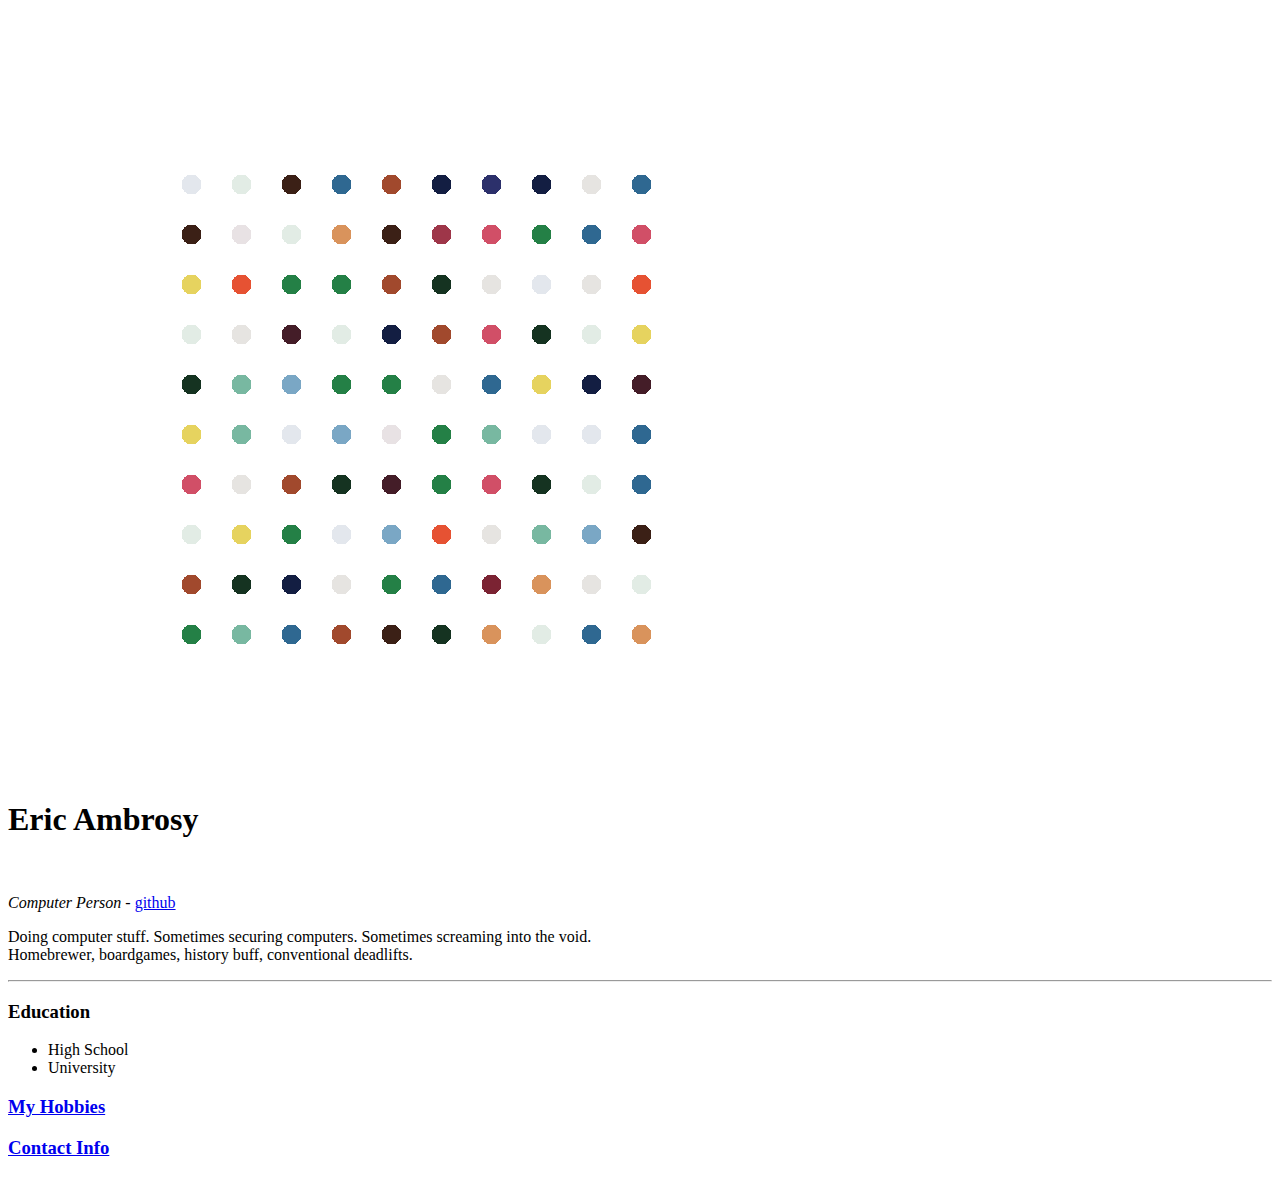
<file: day-41/index.html>
<!DOCTYPE html>
<html>
    <head>
        <meta charset="utf-8">
        <meta description="Personal Website for html basics">
        <title>🖥️ Personal Site</title>
    </head>
    <body>
        <img src="dots.png" alt="dot art">
        <h1>Eric Ambrosy</h1>
        <br>
        <p>
            <em>Computer Person</em> -
            <a href="https://github.com/ambrosy-eric">github</a>
            <br>
        </p>
        <p>
            Doing computer stuff. Sometimes securing computers. Sometimes screaming into the void.<br>Homebrewer, boardgames, history buff, conventional deadlifts.
        </p>
        <hr>
        <h3>
            Education
        </h3>
        <ul>
            <li>High School</li>
            <li>University</li>
        </ul>
        <a href="hobbies.html"><h3>My Hobbies</h3></a>
        <a href="contact.html"><h3>Contact Info</h3></a>
    </body>
</html>
</file>
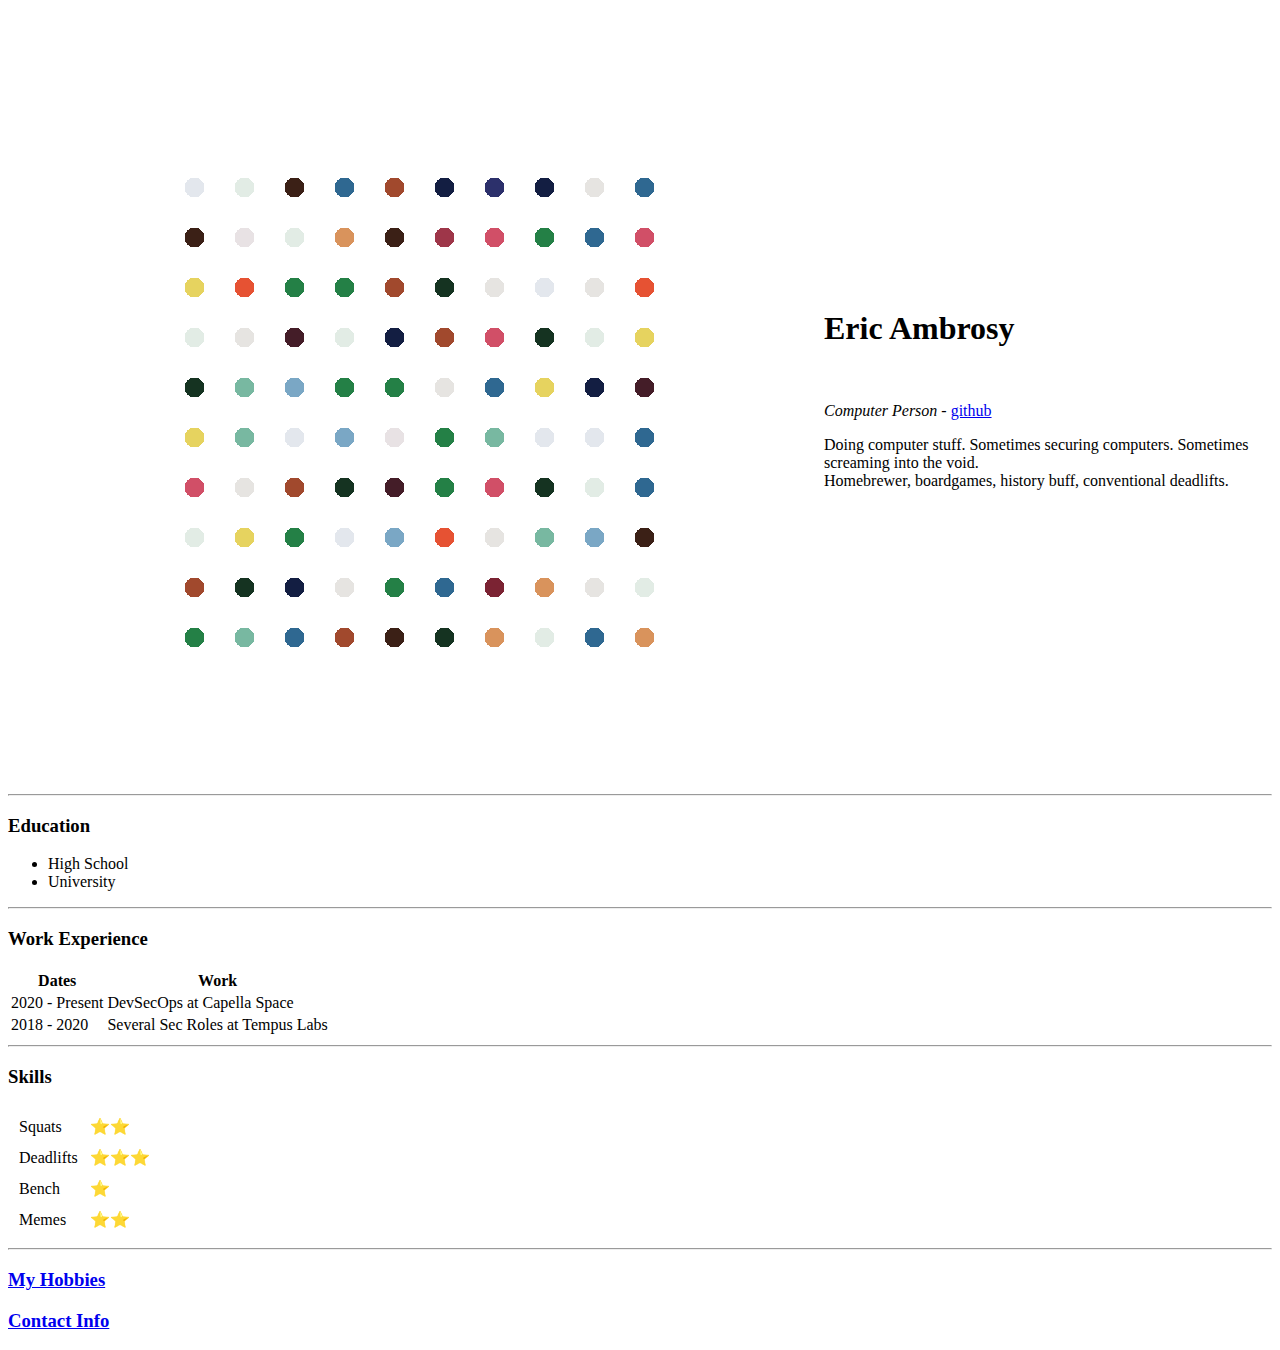
<file: day-42/index.html>
<!DOCTYPE html>
<html>
    <head>
        <meta charset="utf-8">
        <meta description="Personal Website for html basics">
        <title>🖥️ Personal Site</title>
    </head>
    <body>
        <table>
            <tr>
                <td><img src="images/dots.png" alt="dot art"></td>
                <td><h1>Eric Ambrosy</h1>
                    <br>
                    <p>
                        <em>Computer Person</em> -
                        <a href="https://github.com/ambrosy-eric">github</a>
                        <br>
                    </p>
                    <p>
                        Doing computer stuff. Sometimes securing computers. Sometimes screaming into the void.<br>Homebrewer, boardgames, history buff, conventional deadlifts.
                    </p></td>
            </tr>
        </table>        
        <hr>
        <h3>
            Education
        </h3>
        <ul>
            <li>High School</li>
            <li>University</li>
        </ul>
        <hr>
        <h3>
            Work Experience
        </h3>
        <table>
            <thead>
                <tr>
                    <th>Dates</th>
                    <th>Work</th>
                </tr>
            </thead>
            <tbody>
                <tr>
                    <td>2020 - Present</td>
                    <td>DevSecOps at Capella Space</td>
                </tr>
                <tr>
                    <td>2018 - 2020</td>
                    <td>Several Sec Roles at Tempus Labs</td>
                </tr>
            </tbody>
            
        </table>
        <hr>
        <h3>Skills</h3>
        <table cellspacing=10>
            <tr>
                <td>Squats</td>
                <td>⭐⭐</td>
            </tr>
            <tr>
                <td>Deadlifts</td>
                <td>⭐⭐⭐</td>
            </tr>
            <tr>
                <td>Bench</td>
                <td>⭐</td>
            </tr>
            <tr>
                <td>Memes</td>
                <td>⭐⭐</td>
            </tr>
        </table>
      
        <hr>
        <a href="hobbies.html"><h3>My Hobbies</h3></a>
        <a href="contact.html"><h3>Contact Info</h3></a>
    </body>
</html>
</file>
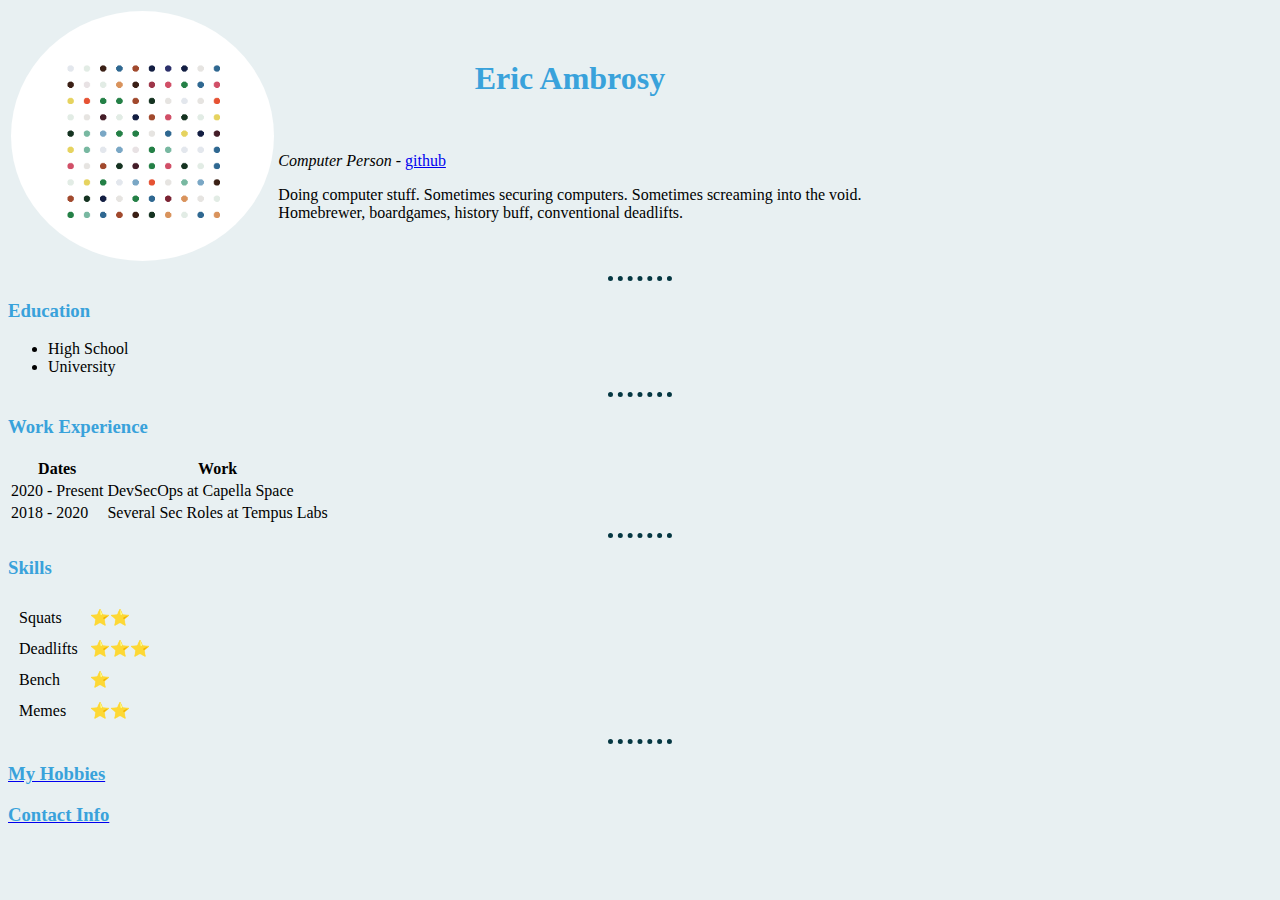
<file: day-43/index.html>
<!DOCTYPE html>
<html>
    <head>
        <meta charset="utf-8">
        <meta description="Personal Website for html basics">
        <title>🖥️ Personal Site</title>
        <link rel="stylesheet" href="css/styles.css">
    </head>

    <body>
        <table>
            <tr>
                <td><img class="dots" src="images/dots.png" alt="dot art"></td>
                <td><h1>Eric Ambrosy</h1>
                    <br>
                    <p>
                        <em>Computer Person</em> -
                        <a href="https://github.com/ambrosy-eric">github</a>
                        <br>
                    </p>
                    <p>
                        Doing computer stuff. Sometimes securing computers. Sometimes screaming into the void.<br>Homebrewer, boardgames, history buff, conventional deadlifts.
                    </p></td>
            </tr>
        </table>        
        <hr>
        <h3>
            Education
        </h3>
        <ul>
            <li>High School</li>
            <li>University</li>
        </ul>
        <hr>
        <h3>
            Work Experience
        </h3>
        <table>
            <thead>
                <tr>
                    <th>Dates</th>
                    <th>Work</th>
                </tr>
            </thead>
            <tbody>
                <tr>
                    <td>2020 - Present</td>
                    <td>DevSecOps at Capella Space</td>
                </tr>
                <tr>
                    <td>2018 - 2020</td>
                    <td>Several Sec Roles at Tempus Labs</td>
                </tr>
            </tbody>
            
        </table>
        <hr>
        <h3>Skills</h3>
        <table cellspacing=10>
            <tr>
                <td>Squats</td>
                <td>⭐⭐</td>
            </tr>
            <tr>
                <td>Deadlifts</td>
                <td>⭐⭐⭐</td>
            </tr>
            <tr>
                <td>Bench</td>
                <td>⭐</td>
            </tr>
            <tr>
                <td>Memes</td>
                <td>⭐⭐</td>
            </tr>
        </table>
      
        <hr>
        <a href="hobbies.html"><h3 class="links">My Hobbies</h3></a>
        <a href="contact.html"><h3 class="links">Contact Info</h3></a>
    </body>
</html>
</file>
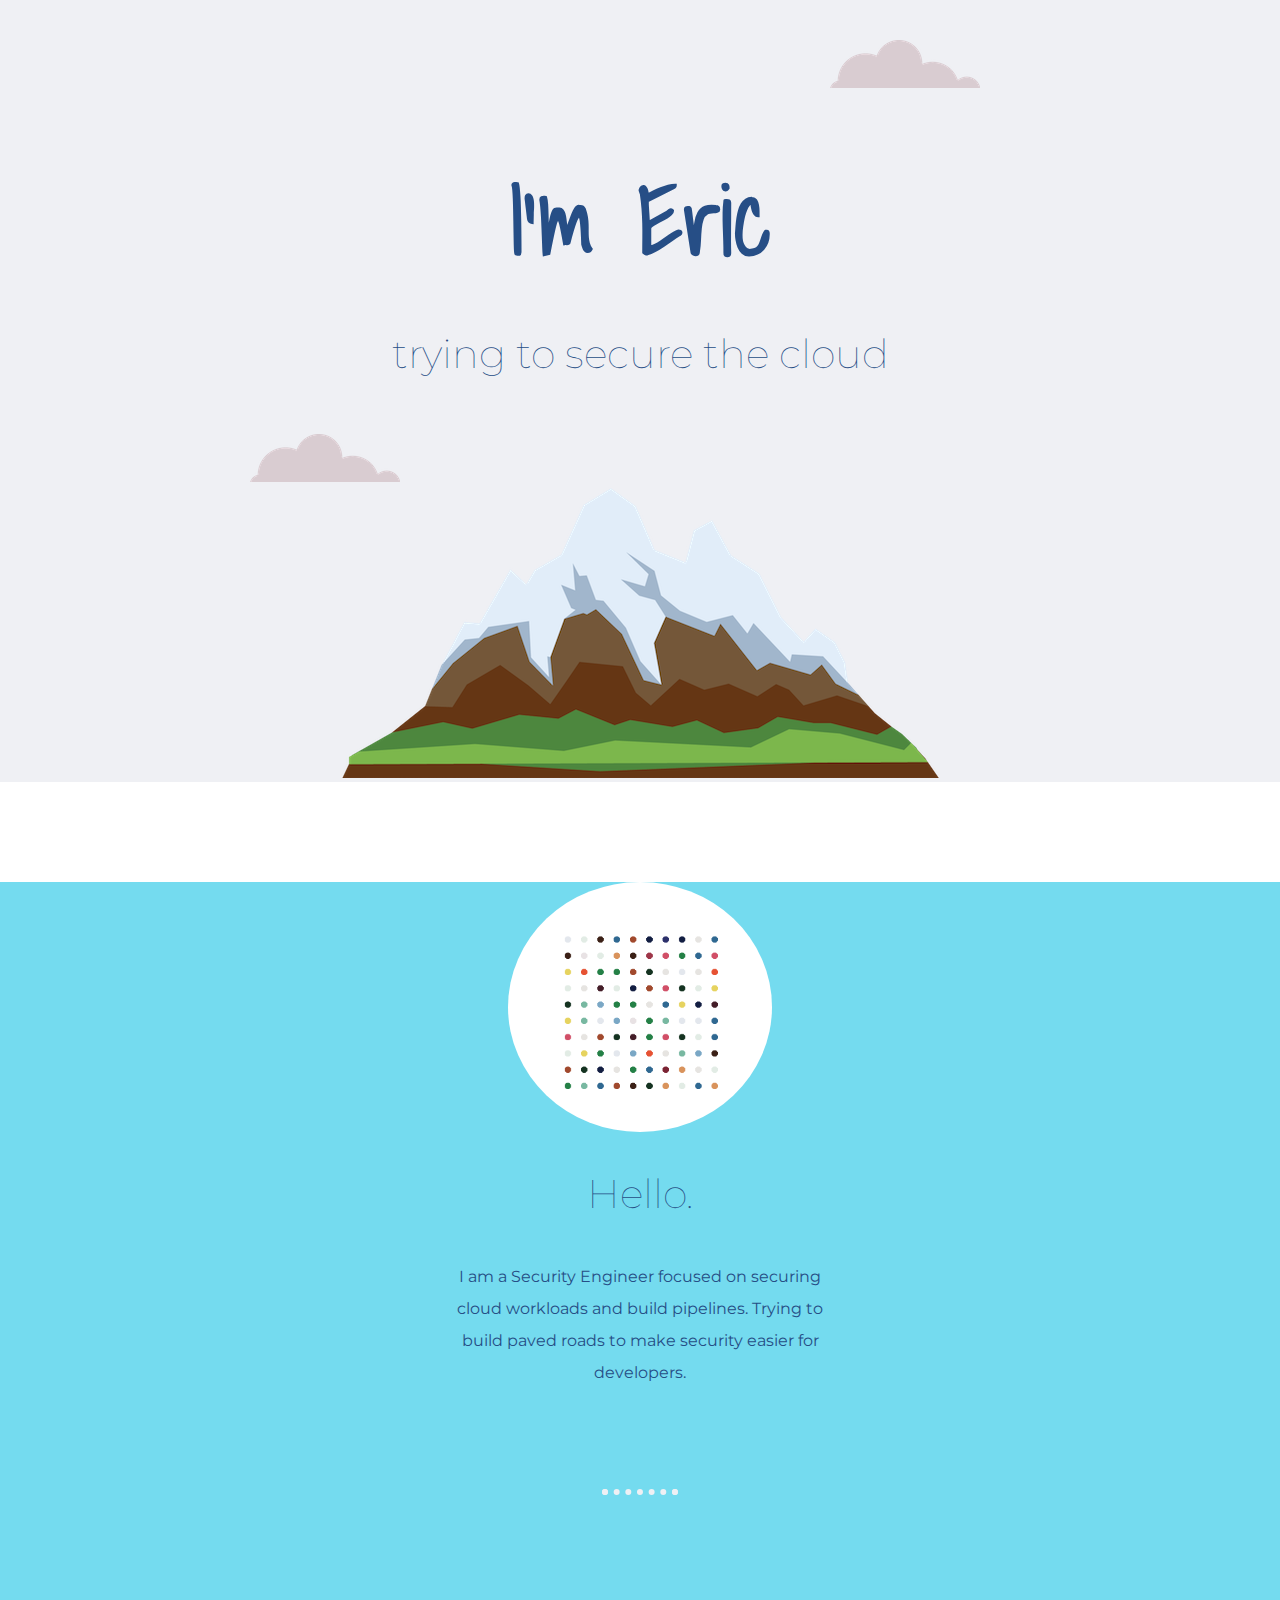
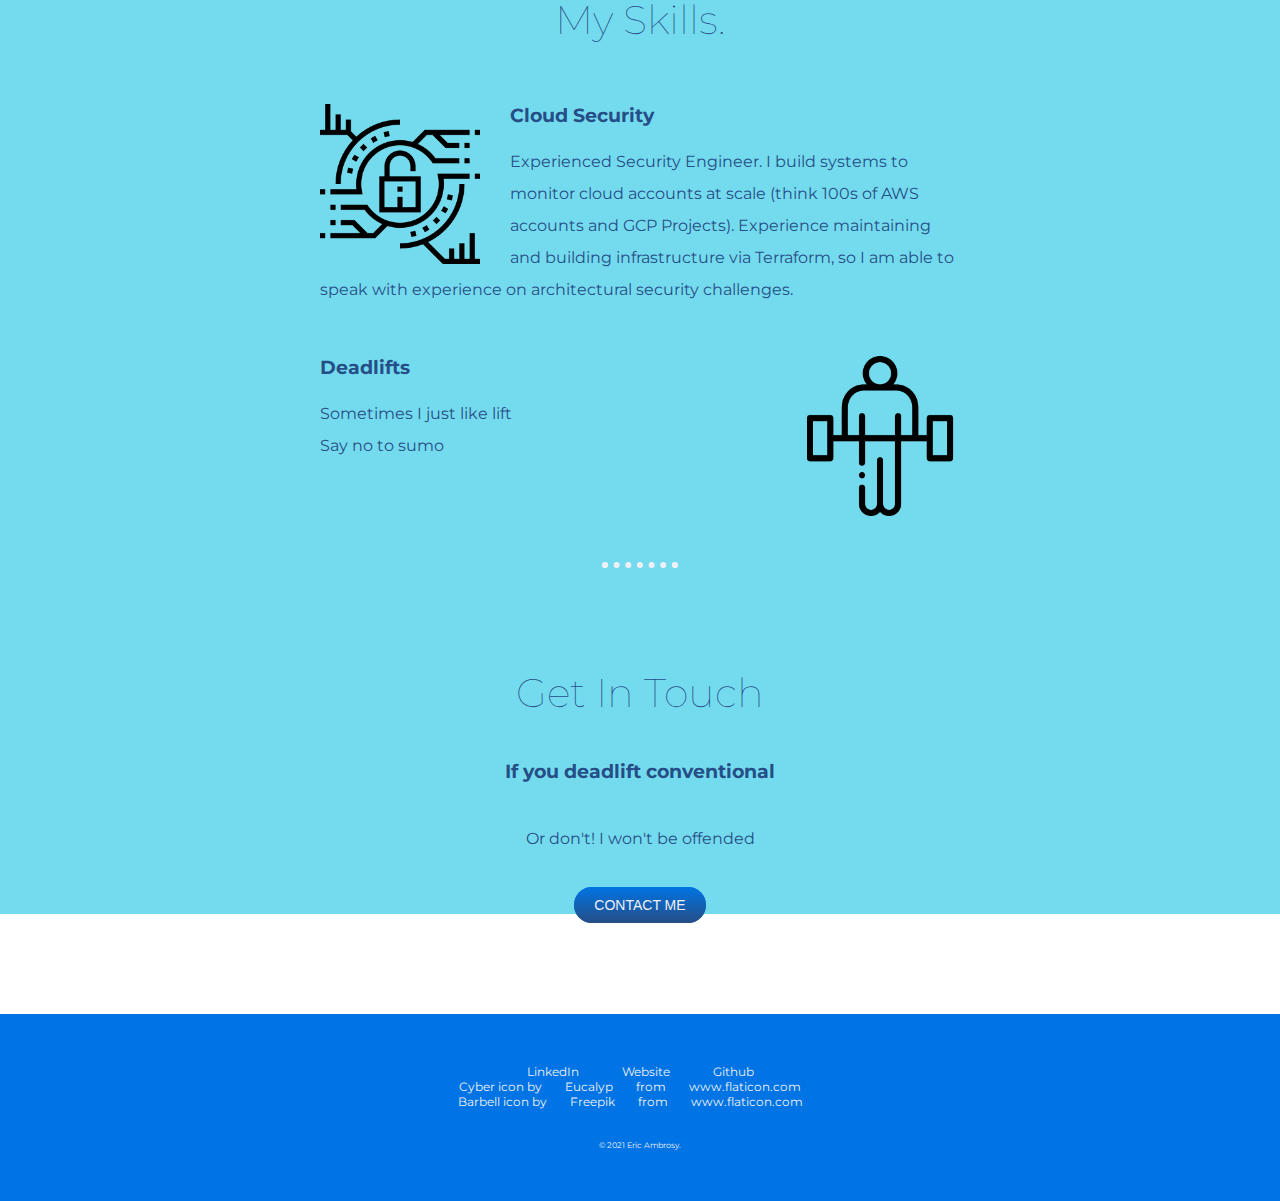
<file: day-44/index.html>
<!DOCTYPE html>
<html>
    <head>
        <meta charset="utf-8">
        <meta description="Personal Website for 100 days of code">
        <title>Eric's Site</title>
        <link rel="stylesheet" href="css/styles.css">
        <link rel="icon" href="images/favicon.ico">
        <link rel="preconnect" href="https://fonts.googleapis.com">
        <link rel="preconnect" href="https://fonts.gstatic.com" crossorigin>
        <link href="https://fonts.googleapis.com/css2?family=Montserrat&family=Shadows+Into+Light&display=swap" rel="stylesheet">
    </head>

    <body>
        <div class="top-container">
            <img class="top-cloud" src="images/cloud.png" alt="cloud">
            <h1>I'm Eric</h1>
            <h2>trying to secure the cloud</h2>
            <img class="bottom-cloud" src="images/cloud.png" alt="cloud">
            <img src="images/mountain.png" alt="mountain">
        </div>

        <div class="middle-container">
            <div class="profile">
              <img class="dots" src="images/dots.png" alt="dot art">
              <h2>Hello.</h2>
              <p>I am a Security Engineer focused on securing cloud workloads and build pipelines. Trying to build paved roads to make security easier for developers.</p>
            </div>
            <hr>
            <div class="skills">
              <h2>My Skills.</h2>
              <div class="skill-row">
                <img class="cybers" src="images/cyber-security.png" alt="cybers">
                <h3>Cloud Security</h3>
                <p>Experienced Security Engineer. I build systems to monitor cloud accounts at scale (think 100s of AWS accounts and GCP Projects). Experience maintaining and building infrastructure via Terraform, so I am able to speak with experience on architectural security challenges.</p>
              </div>
              <div class="skill-row">
                <img class="barbell" src="images/barbell.png" alt="barbell">
                <h3>Deadlifts</h3>
                <p>Sometimes I just like lift<br>Say no to sumo</p>
              </div>
            </div>
            <hr>
            <div class="contact-me">
              <h2>Get In Touch</h2>
              <h3>If you deadlift conventional</h3>
              <p class="contact-message">Or don't! I won't be offended</p>
              <a class="btn" href="mailto:name@email.com">CONTACT ME</a>
            </div>
          </div>
          
          
          <div class="bottom-container">
            <a class="footer-link" href="https://www.linkedin.com/in/ambrosyeric/">LinkedIn</a>
            <a class="footer-link" href="https://www.ericambrosy.com/">Website</a>
            <a class="footer-link" href="https://github.com/ambrosy-eric">Github</a>
            <div>Cyber icon by <a href="https://creativemarket.com/eucalyp" title="Eucalyp">Eucalyp</a> from <a href="https://www.flaticon.com/" title="Flaticon">www.flaticon.com</a></div>
            <div>Barbell icon by <a href="https://www.freepik.com" title="Freepik">Freepik</a> from <a href="https://www.flaticon.com/" title="Flaticon">www.flaticon.com</a></div>
            <p class="copywrite">© 2021 Eric Ambrosy.</p>
          </div>

    </body>
</html>
</file>
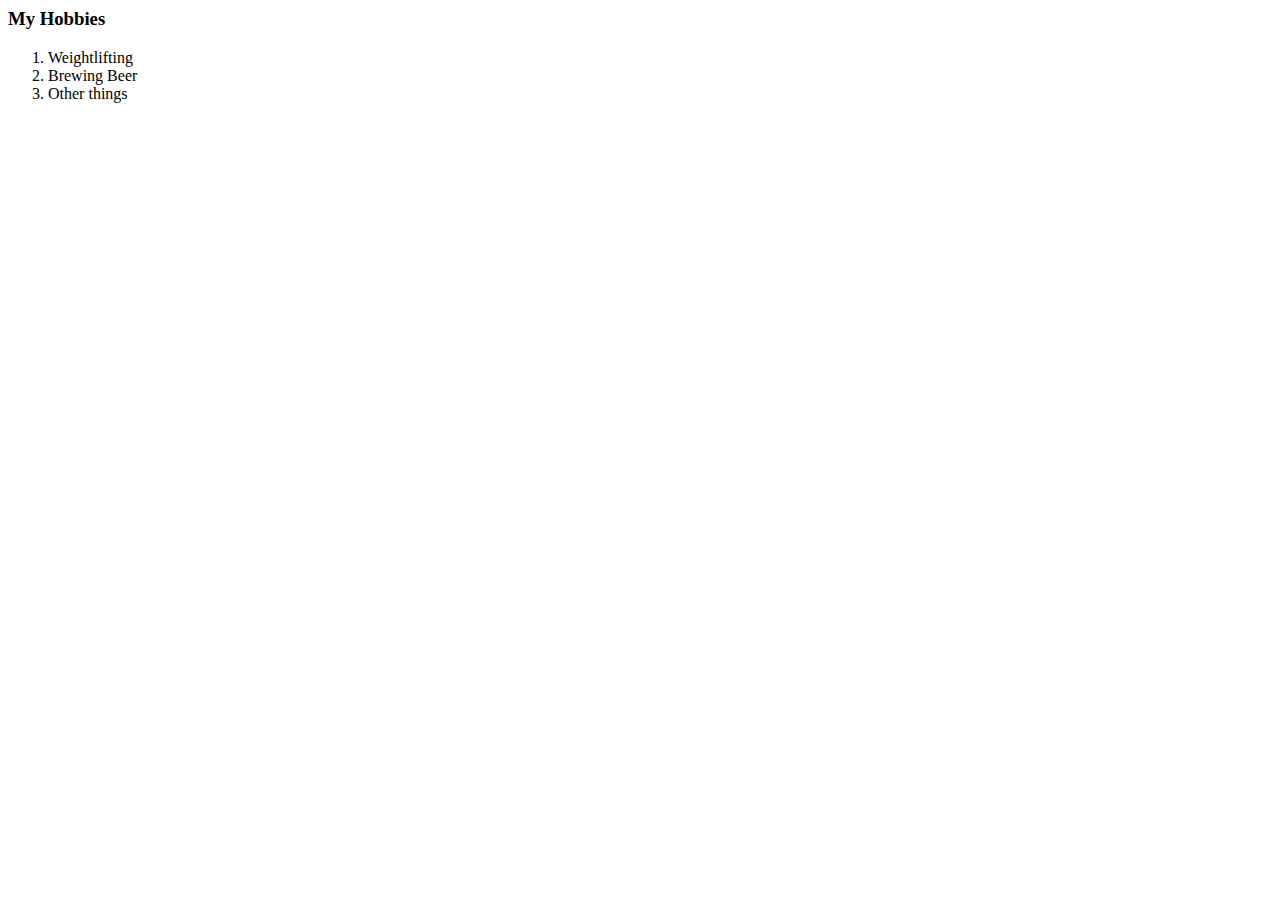
<file: day-41/hobbies.html>
<html>
    <head>
        <meta charset="utf-8">
        <title>My Hobbies</title>
    </head>
    <body>
        <h3>My Hobbies</h3>
        <ol>
            <li>Weightlifting</li>
            <li>Brewing Beer</li>
            <li>Other things</li>
        </ol>
    </body>
</html>
</file>
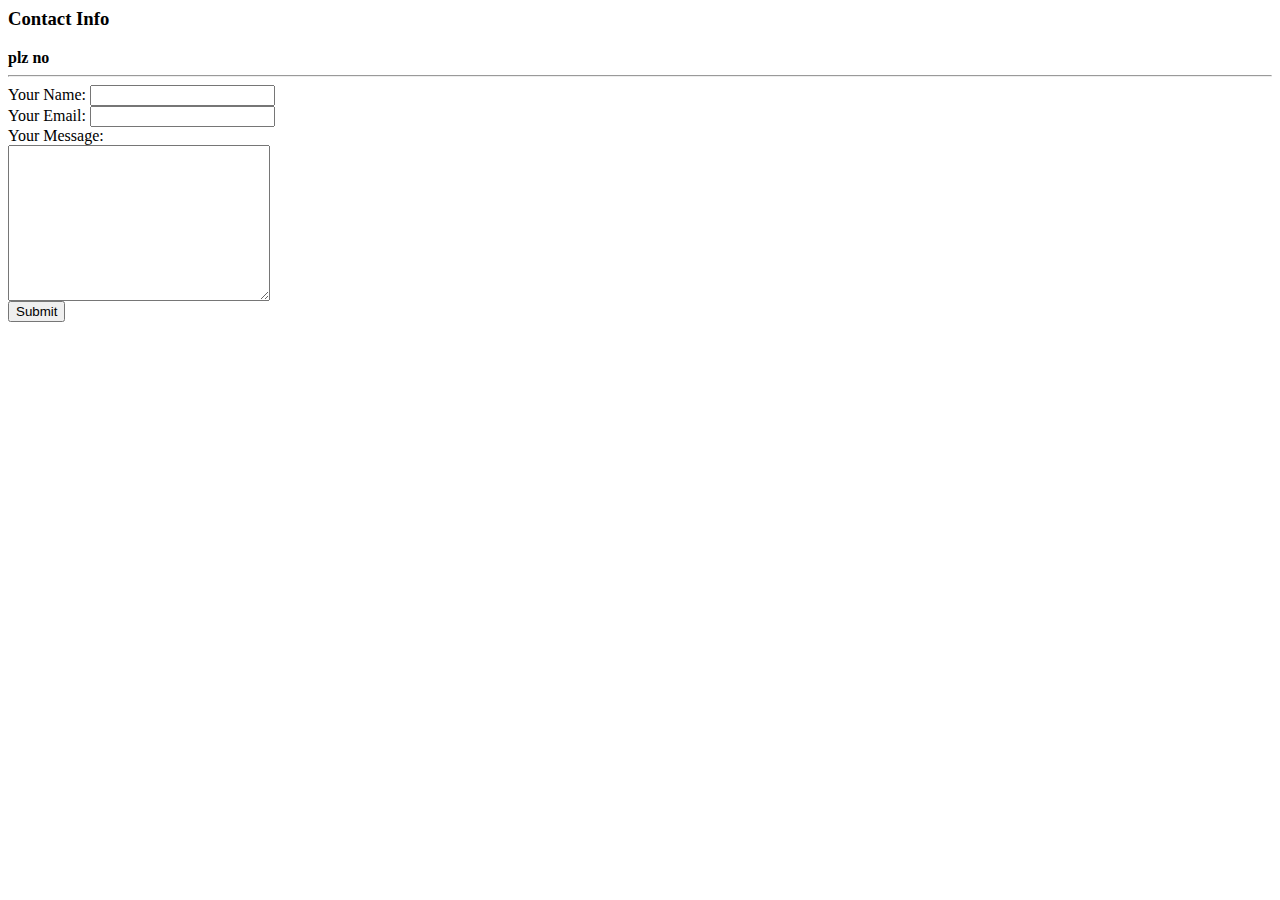
<file: day-42/contact.html>
<html>
    <head>
        <meta charset="utf-8">
        <title>My Contact</title>
    </head>
    <body>
        <h3>Contact Info</h3>
        <strong>plz no</strong>
    </body>
    <hr>
    <form action="mailto:info@fakeapp.com" method="post" enctype="text/plain">
        <label>Your Name:</label>
        <input type="text" name="yourName"><br>
        <label>Your Email:</label>
        <input type="email" name="yourEmail"><br>
        <label>Your Message:</label><br>
        <textarea name="yourMessage" cols="30" rows="10"></textarea><br>
        <input type="submit">
    </form>
</html>
</file>
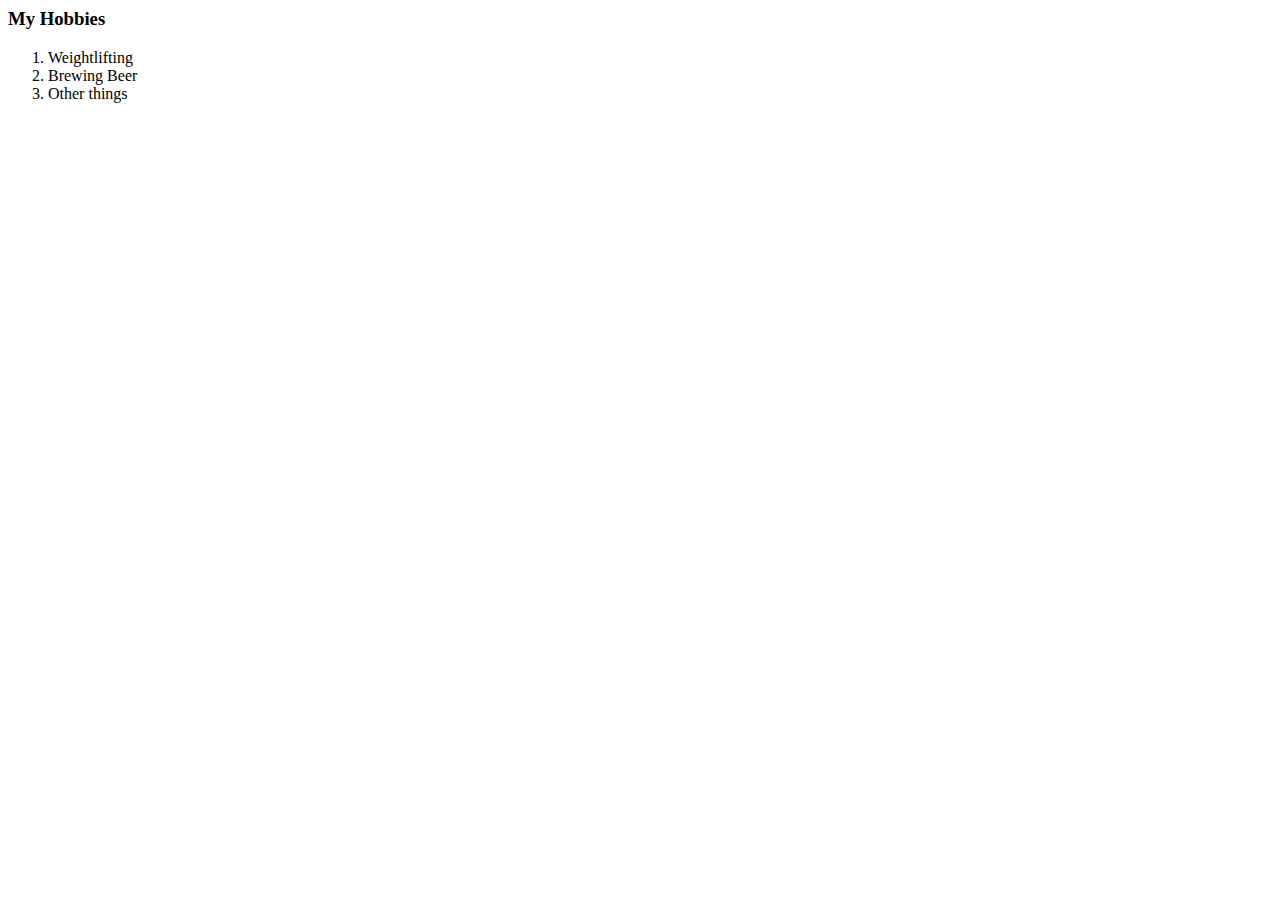
<file: day-42/hobbies.html>
<html>
    <head>
        <meta charset="utf-8">
        <title>My Hobbies</title>
    </head>
    <body>
        <h3>My Hobbies</h3>
        <ol>
            <li>Weightlifting</li>
            <li>Brewing Beer</li>
            <li>Other things</li>
        </ol>
    </body>
</html>
</file>
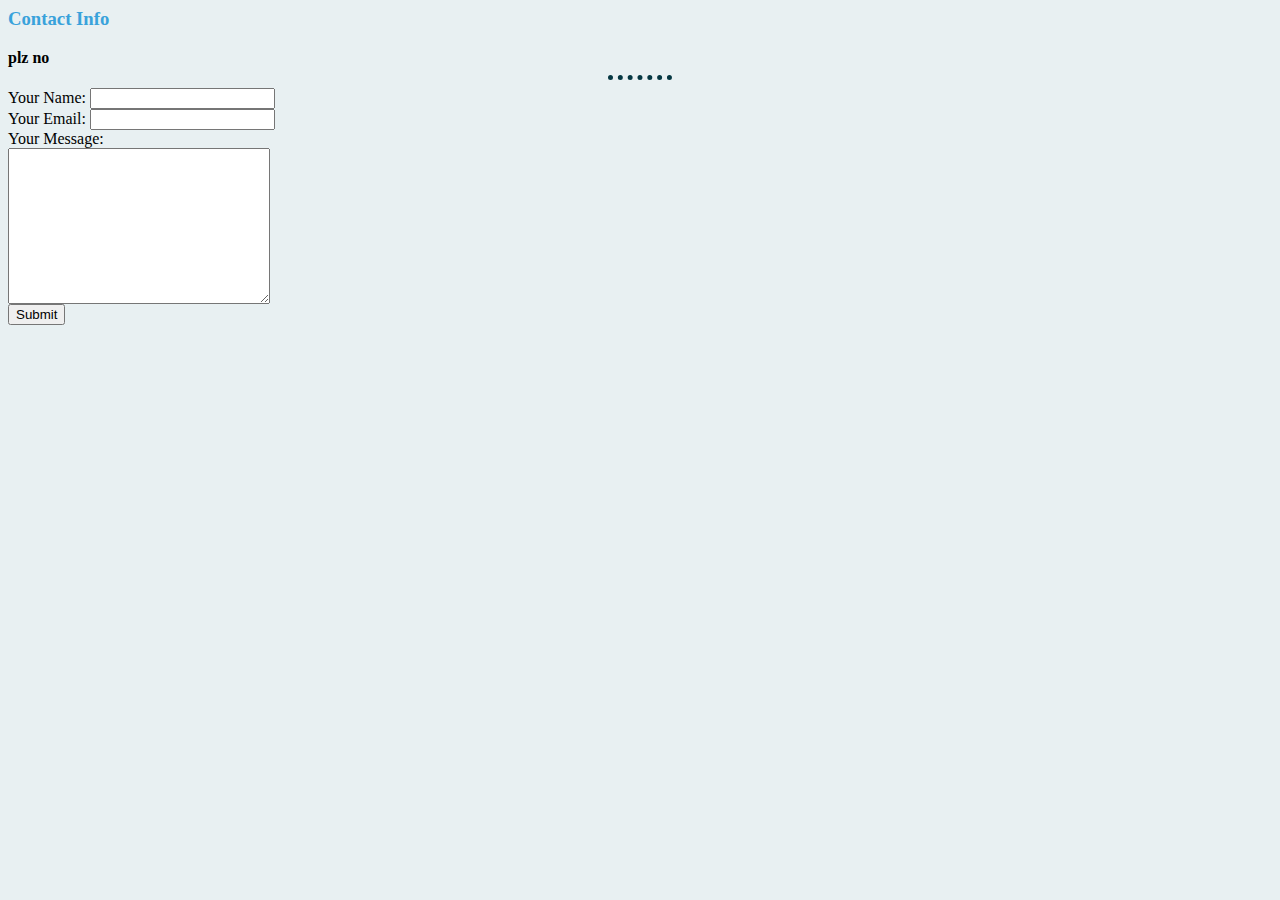
<file: day-43/contact.html>
<html>
    <head>
        <meta charset="utf-8">
        <title>My Contact</title>
        <link rel="stylesheet" href="css/styles.css">
    </head>
    <body>
        <h3>Contact Info</h3>
        <strong>plz no</strong>
    </body>
    <hr>
    <form action="mailto:info@fakeapp.com" method="post" enctype="text/plain">
        <label>Your Name:</label>
        <input type="text" name="yourName"><br>
        <label>Your Email:</label>
        <input type="email" name="yourEmail"><br>
        <label>Your Message:</label><br>
        <textarea name="yourMessage" cols="30" rows="10"></textarea><br>
        <input type="submit">
    </form>
</html>
</file>
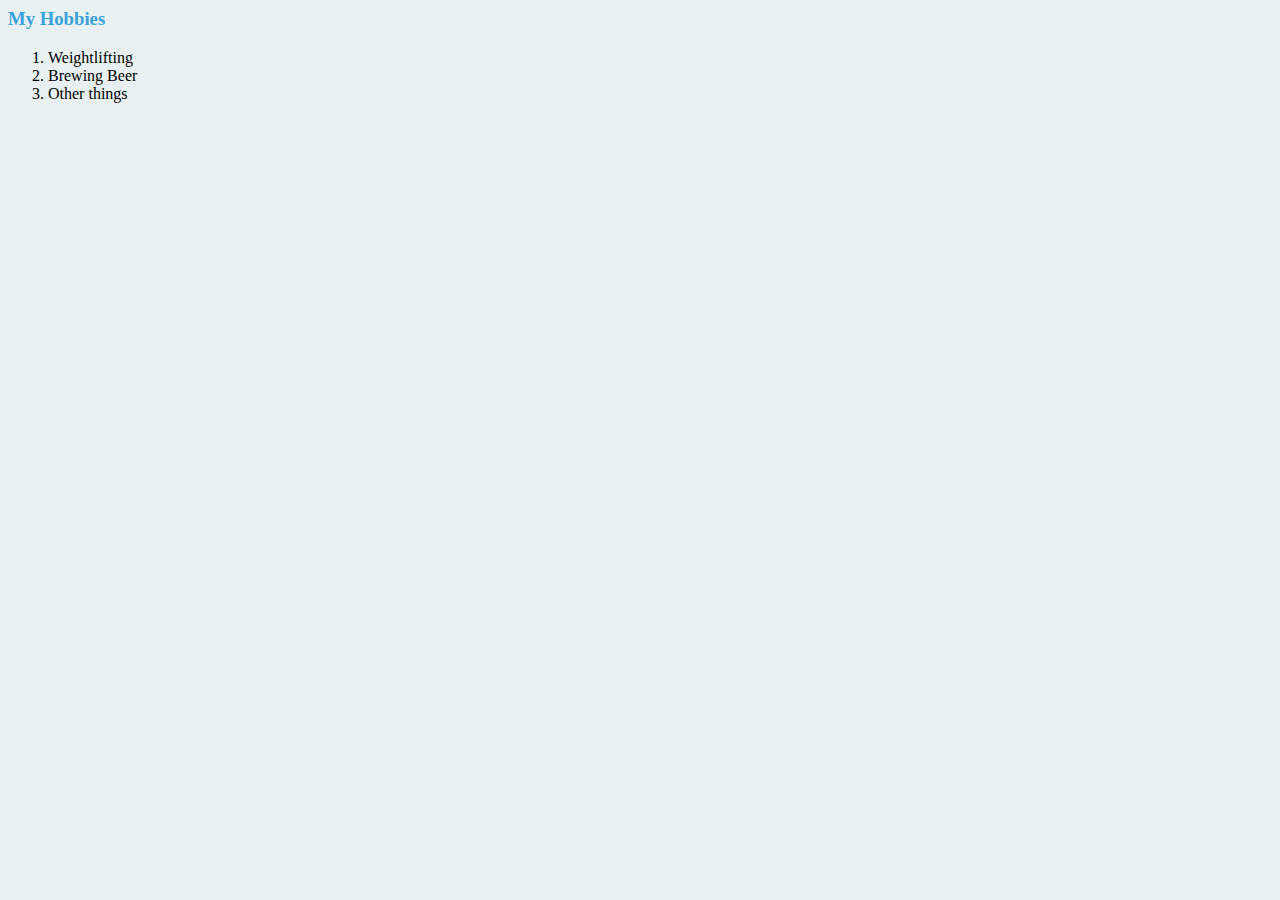
<file: day-43/hobbies.html>
<html>
    <head>
        <meta charset="utf-8">
        <title>My Hobbies</title>
        <link rel="stylesheet" href="css/styles.css">
    </head>
    <body>
        <h3>My Hobbies</h3>
        <ol>
            <li>Weightlifting</li>
            <li>Brewing Beer</li>
            <li>Other things</li>
        </ol>
    </body>
</html>
</file>
<file: day-43/css/styles.css>
/* TAG SELECTORS */
body {
    background-color: #E8F0F2;
}
hr {
    border-color: #053742;
    border-style: none;
    border-top-style: dotted;
    border-width: 5px;
    width: 5%;
}
h1 {
    color: #39A2DB;
    text-align: center;
}
h3 {
    color: #39A2DB;
}

/* CLASS SELECTORS */

.dots {
    height: 250px;
    background-color: #E8F0F2;
    border-radius: 100%;
}

.links:hover {
    color: #A2DBFA;
}
</file>
<file: day-44/css/styles.css>
/* TAG SELECTORS */
body {
    margin: 0;
    text-align: center;
    font-family: 'Montserrat', sans-serif;
    font-size: 1em;
}

h1 {
    font-size: 6rem;
    margin: 2.6rem auto 0 auto;
    font-family: 'Shadows Into Light', cursive;
}

h2 {
    font-size: 2.5rem;
    font-weight: lighter;
    padding-bottom: 10px;
}

hr {
    border: dotted #EFF0F4 6px;
    border-bottom: none;
    width: 5%;
    margin: 100px auto;
}

p {
    line-height: 2;
}

a {
    font-size: .75rem;
    color: #EFF0F4;
    font-family: 'Montserrat', sans-serif;
    margin: 10px 20px;
    text-decoration: none;
}

a:hover {
    color: #74DBEF;
  }

.top-container {
    background-color: #EFF0F4;
    color: #264E86;
    position: relative;
    padding-top: 100px;
}

.middle-container {
    background-color: #74DBEF;
    color: #264E86;
    margin: 100px 0;
}

.bottom-container {
    background-color: #0074E4;
    color: #EFF0F4;
    font-size: 0.75rem;
    padding: 50px 0 20px;
}

.top-cloud {
    position: absolute;
    right: 300px;
    top: 40px;
}

.bottom-cloud {
    position: absolute;
    left: 250px;
    bottom: 300px;
}

.dots {
    height: 250px;
    background-color: #74DBEF;
    border-radius: 100%;
}

.profile {
    width: 30%;
    margin: 50px auto 50px auto;
}

.skill-row {
    width: 50%;
    margin: 50px auto 50px auto;
    text-align: left;
}

.cybers {
    width: 25%;
    float: left;
    margin-right: 30px;
}

.barbell {
    width: 25%;
    float: right;
    margin-left: 30px;
}

.contact-message {
    width: 50%;
    margin: 40px auto;
}

.copywrite {
    color: #EFF0F4;
    font-size: .5rem;
    padding: 20px 0;
}

.btn {
    background: #0074E4;
    background-image: -webkit-linear-gradient(top, #0074E4, #264E86);
    background-image: -moz-linear-gradient(top, #0074E4, #264E86);
    background-image: -ms-linear-gradient(top, #0074E4, #264E86);
    background-image: -o-linear-gradient(top, #0074E4, #264E86);
    background-image: linear-gradient(to bottom, #0074E4, #264E86);
    -webkit-border-radius: 28;
    -moz-border-radius: 28;
    border-radius: 28px;
    font-family: Arial;
    color: #EFF0F4;
    font-size: 14px;
    padding: 10px 20px 10px 20px;
    text-decoration: none;
}
  
  .btn:hover {
    background: #3cb0fd;
    background-image: -webkit-linear-gradient(top, #3cb0fd, #3498db);
    background-image: -moz-linear-gradient(top, #3cb0fd, #3498db);
    background-image: -ms-linear-gradient(top, #3cb0fd, #3498db);
    background-image: -o-linear-gradient(top, #3cb0fd, #3498db);
    background-image: linear-gradient(to bottom, #3cb0fd, #3498db);
    text-decoration: none;
}
</file>
